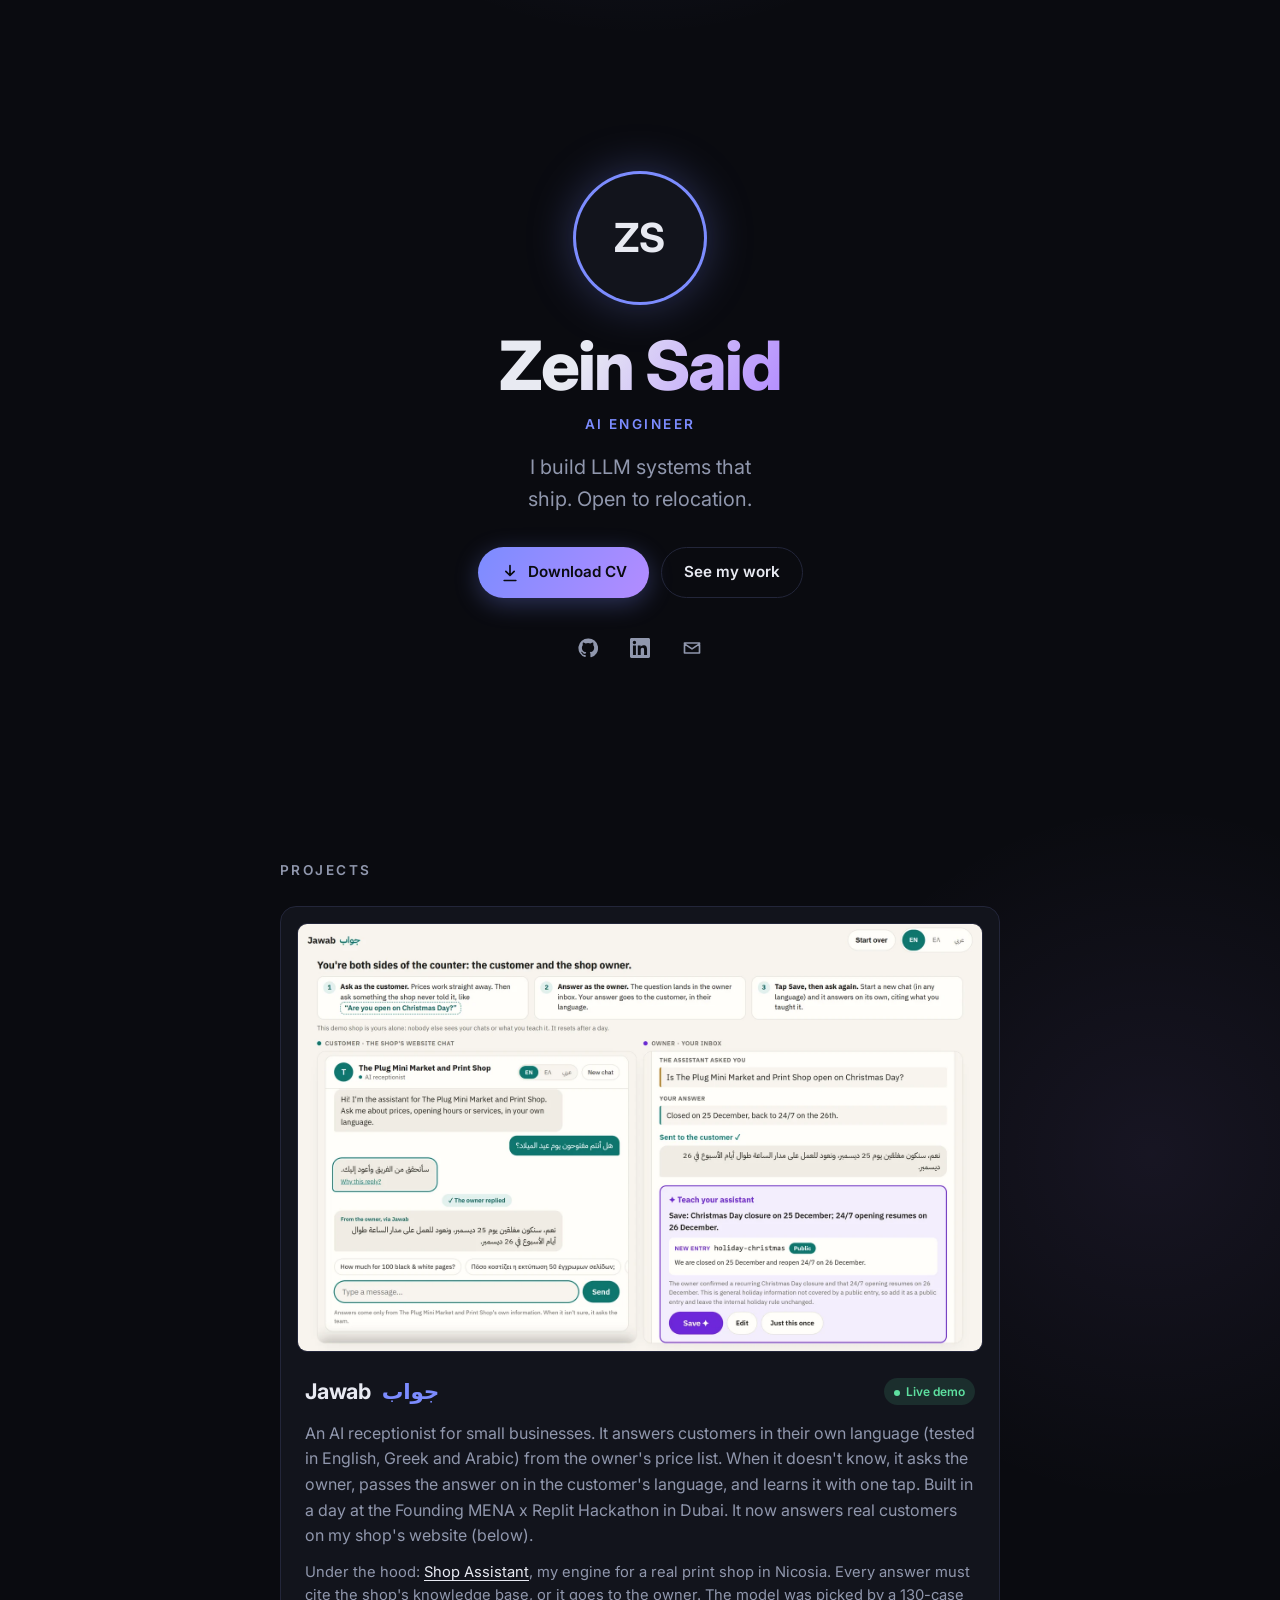
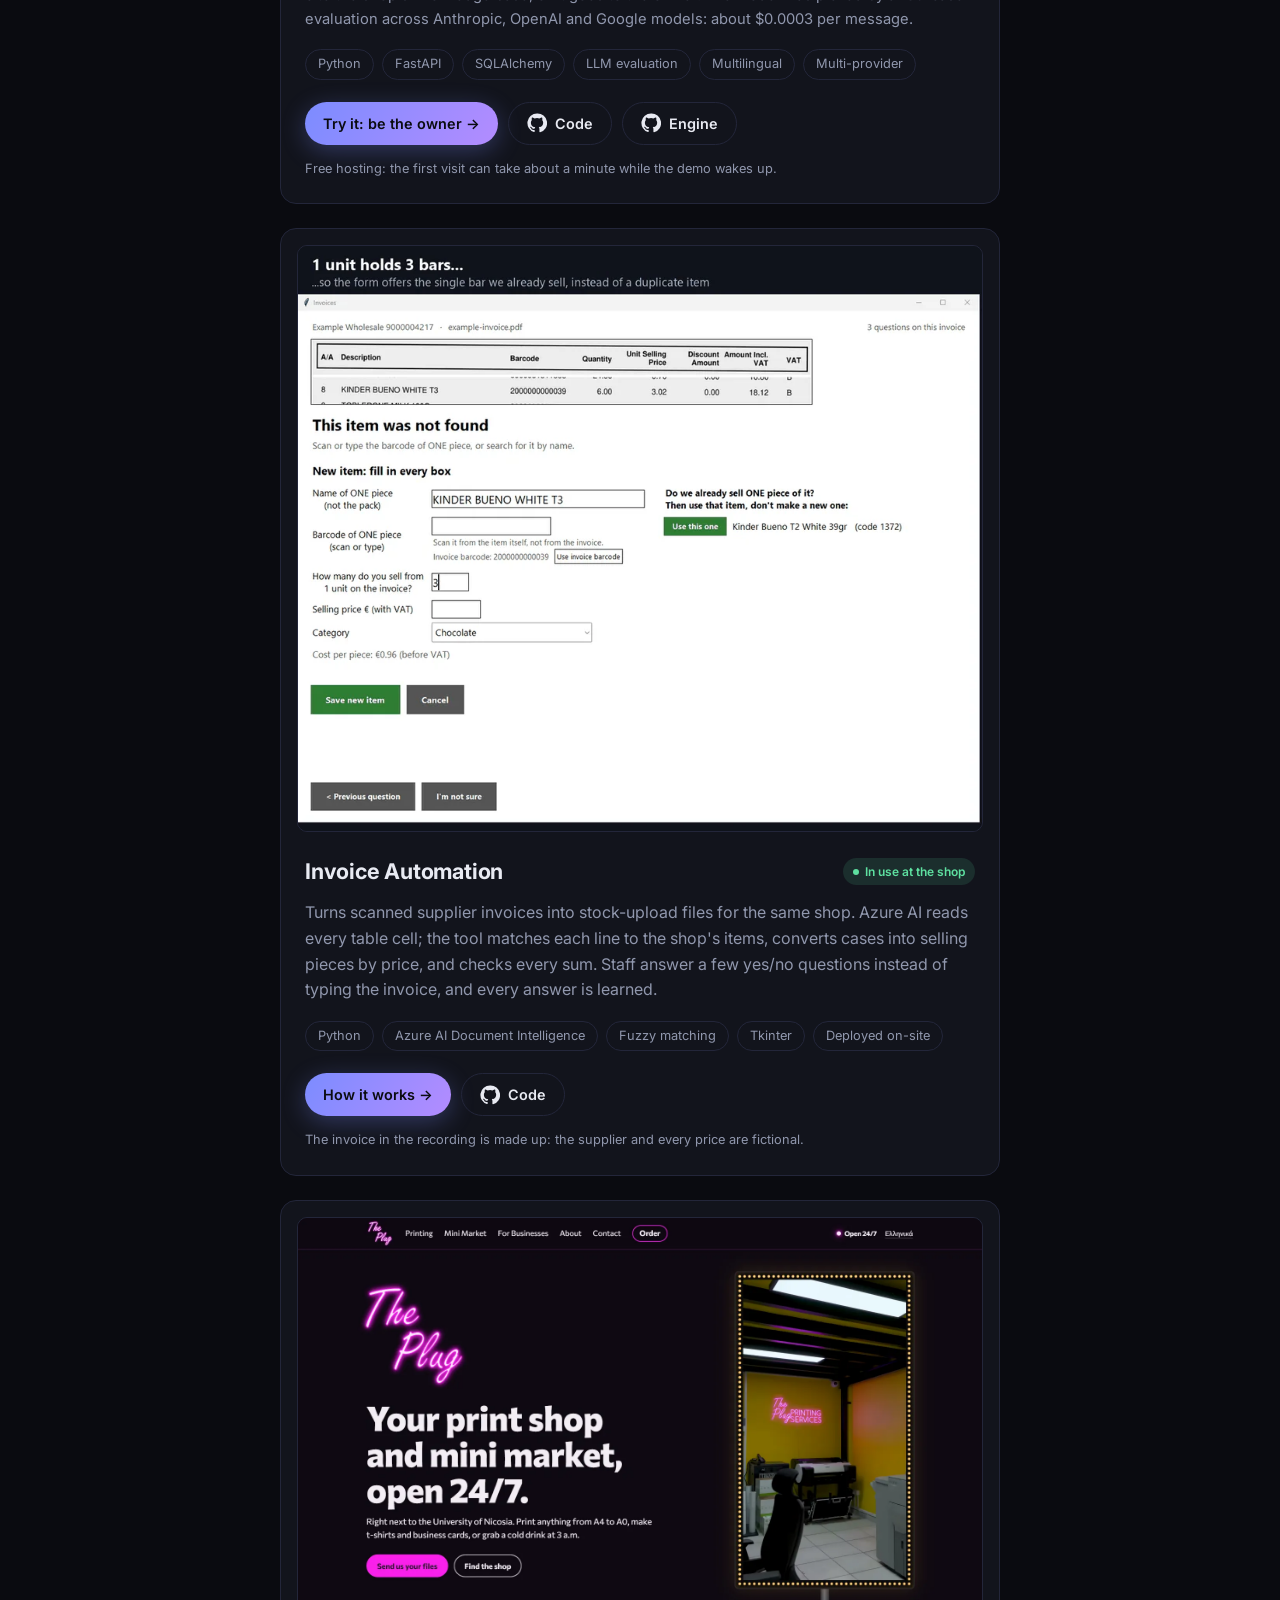
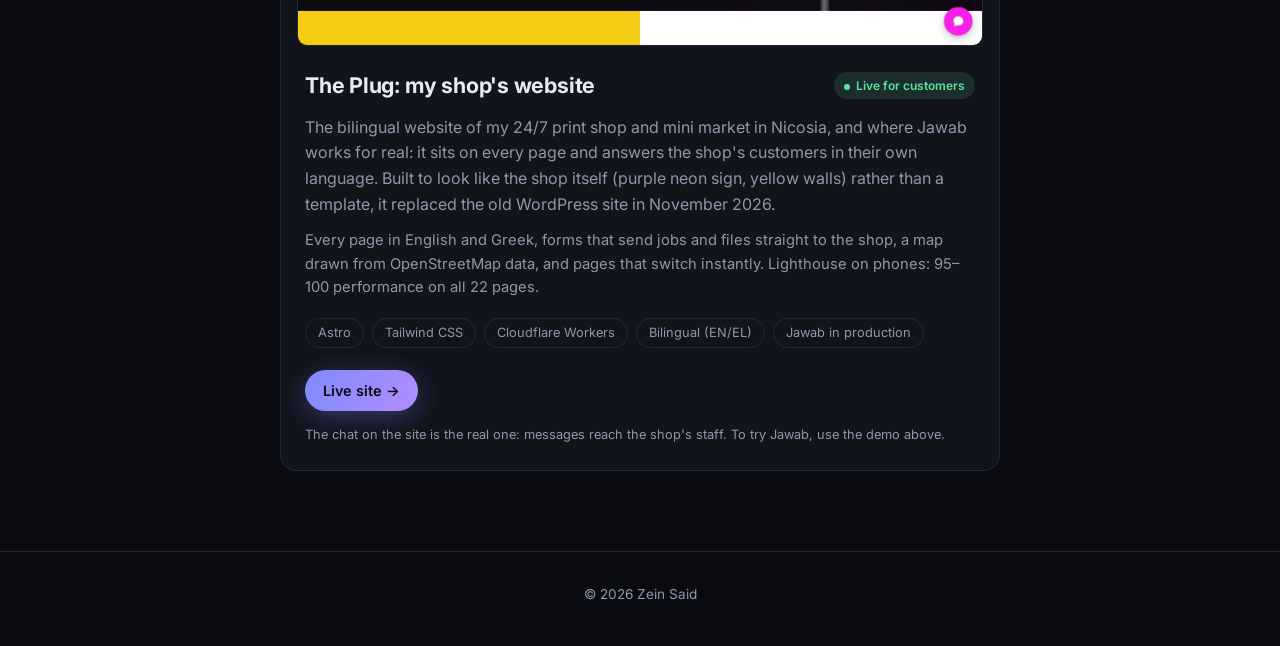
<file: index.html>
<!doctype html>
<html lang="en">
<head>
  <meta charset="utf-8">
  <meta name="viewport" content="width=device-width, initial-scale=1">
  <title>Zein Said · AI Engineer</title>
  <meta name="description" content="Zein Said, AI Engineer. I build LLM systems that ship: multi-agent assistants, evaluation-driven model choice, live demos. Download my CV or try my AI receptionist demo.">
  <link rel="canonical" href="https://zeinsaid.github.io/">
  <meta name="theme-color" content="#0a0b10">

  <!-- Link previews (LinkedIn, WhatsApp, Slack, X): title, text and image shown when the URL is shared -->
  <meta property="og:type" content="website">
  <meta property="og:url" content="https://zeinsaid.github.io/">
  <meta property="og:title" content="Zein Said · AI Engineer">
  <meta property="og:description" content="I build LLM systems that ship. Download my CV or try my AI receptionist demo.">
  <meta property="og:image" content="https://zeinsaid.github.io/images/og.jpg">
  <meta property="og:image:width" content="1200">
  <meta property="og:image:height" content="630">
  <meta property="og:image:alt" content="Zein Said, AI Engineer. I build LLM systems that ship.">
  <meta name="twitter:card" content="summary_large_image">

  <!-- Tab icon, and the icon used when saved to a phone's home screen -->
  <link rel="icon" href="favicon.svg" type="image/svg+xml">
  <link rel="apple-touch-icon" href="apple-touch-icon.png">

  <!-- Inter font from Google Fonts -->
  <link rel="preconnect" href="https://fonts.googleapis.com">
  <link rel="preconnect" href="https://fonts.gstatic.com" crossorigin>
  <link href="https://fonts.googleapis.com/css2?family=Inter:wght@400;500;600;700;800&display=swap" rel="stylesheet">

  <link rel="stylesheet" href="style.css">
</head>
<body>
  <main class="container">

    <!-- ===== Hero: who I am ===== -->
    <header class="hero">
      <!-- Photo placeholder: swap the "ZS" div for <img src="photo.jpg" alt="Zein Said"> later -->
      <div class="avatar" aria-hidden="true">ZS</div>

      <h1 class="name">Zein Said</h1>
      <p class="role">AI Engineer</p>
      <p class="tagline">I build LLM systems that ship. Open to relocation.</p>

      <div class="actions">
        <a class="btn btn-primary" href="cv.pdf" download="Zein_Said_CV.pdf">
          <svg viewBox="0 0 24 24" aria-hidden="true"><path d="M12 3v12m0 0-5-5m5 5 5-5M5 21h14"/></svg>
          Download CV
        </a>
        <a class="btn btn-ghost" href="#projects">See my work</a>
      </div>

      <nav class="socials" aria-label="Links">
        <a href="https://github.com/zeinsaid" target="_blank" rel="noopener" aria-label="GitHub">
          <svg viewBox="0 0 24 24" aria-hidden="true"><path class="fill" d="M12 .5a11.5 11.5 0 0 0-3.64 22.41c.58.1.79-.25.79-.56v-2c-3.2.7-3.88-1.37-3.88-1.37-.53-1.33-1.28-1.69-1.28-1.69-1.04-.71.08-.7.08-.7 1.16.08 1.77 1.19 1.77 1.19 1.03 1.76 2.7 1.25 3.36.96.1-.75.4-1.25.73-1.54-2.56-.29-5.25-1.28-5.25-5.69 0-1.26.45-2.29 1.19-3.1-.12-.29-.52-1.46.11-3.05 0 0 .97-.31 3.17 1.18a11 11 0 0 1 5.77 0c2.2-1.49 3.17-1.18 3.17-1.18.63 1.59.23 2.76.11 3.05.74.81 1.19 1.84 1.19 3.1 0 4.42-2.7 5.4-5.27 5.68.41.36.78 1.06.78 2.14v3.17c0 .31.21.67.8.56A11.5 11.5 0 0 0 12 .5Z"/></svg>
        </a>
        <a href="https://www.linkedin.com/in/zeinsaid" target="_blank" rel="noopener" aria-label="LinkedIn">
          <svg viewBox="0 0 24 24" aria-hidden="true"><path class="fill" d="M20.45 20.45h-3.56v-5.57c0-1.33-.02-3.04-1.85-3.04-1.85 0-2.14 1.45-2.14 2.94v5.67H9.35V9h3.41v1.56h.05c.48-.9 1.64-1.85 3.37-1.85 3.6 0 4.27 2.37 4.27 5.46v6.28ZM5.34 7.43a2.06 2.06 0 1 1 0-4.13 2.06 2.06 0 0 1 0 4.13ZM7.12 20.45H3.56V9h3.56v11.45ZM22.22 0H1.77C.79 0 0 .77 0 1.73v20.54C0 23.23.79 24 1.77 24h20.45c.98 0 1.78-.77 1.78-1.73V1.73C24 .77 23.2 0 22.22 0Z"/></svg>
        </a>
        <!-- Email: the address is assembled by the script at the bottom, so it never appears in the page source -->
        <a href="#" class="js-email" aria-label="Email">
          <svg viewBox="0 0 24 24" aria-hidden="true"><path d="M3 6h18v12H3z M3 7l9 6 9-6"/></svg>
        </a>
      </nav>
    </header>

    <!-- ===== Projects ===== -->
    <section id="projects" class="section">
      <h2 class="section-title">Projects</h2>

      <article class="card">
        <a class="card-shot" href="https://jawab-fb4z.onrender.com/try" target="_blank" rel="noopener">
          <img src="images/jawab.webp" alt="Jawab's demo: a customer asks a question, the owner answers in the inbox beside the chat, and the bot learns the answer" loading="lazy" width="1600" height="1000">
        </a>
        <div class="card-head">
          <h3>Jawab <span class="h3-ar" lang="ar">جواب</span></h3>
          <span class="badge badge-live">Live demo</span>
        </div>
        <p>An AI receptionist for small businesses. It answers customers in their own language (tested in English, Greek and Arabic) from the owner's price list. When it doesn't know, it asks the owner, passes the answer on in the customer's language, and learns it with one tap. Built in a day at the Founding MENA x Replit Hackathon in Dubai. It now answers real customers on my shop's website (below).</p>
        <p class="engine">Under the hood: <a href="https://github.com/zeinsaid/Shop-Assistant" target="_blank" rel="noopener">Shop Assistant</a>, my engine for a real print shop in Nicosia. Every answer must cite the shop's knowledge base, or it goes to the owner. The model was picked by a 130-case evaluation across Anthropic, OpenAI and Google models: about $0.0003 per message.</p>
        <ul class="tags">
          <li>Python</li><li>FastAPI</li><li>SQLAlchemy</li><li>LLM evaluation</li><li>Multilingual</li><li>Multi-provider</li>
        </ul>
        <div class="card-actions">
          <a class="btn btn-primary btn-sm" href="https://jawab-fb4z.onrender.com/try" target="_blank" rel="noopener">Try it: be the owner →</a>
          <a class="btn btn-ghost btn-sm" href="https://github.com/zeinsaid/Jawab" target="_blank" rel="noopener">
            <svg viewBox="0 0 24 24" aria-hidden="true"><path class="fill" d="M12 .5a11.5 11.5 0 0 0-3.64 22.41c.58.1.79-.25.79-.56v-2c-3.2.7-3.88-1.37-3.88-1.37-.53-1.33-1.28-1.69-1.28-1.69-1.04-.71.08-.7.08-.7 1.16.08 1.77 1.19 1.77 1.19 1.03 1.76 2.7 1.25 3.36.96.1-.75.4-1.25.73-1.54-2.56-.29-5.25-1.28-5.25-5.69 0-1.26.45-2.29 1.19-3.1-.12-.29-.52-1.46.11-3.05 0 0 .97-.31 3.17 1.18a11 11 0 0 1 5.77 0c2.2-1.49 3.17-1.18 3.17-1.18.63 1.59.23 2.76.11 3.05.74.81 1.19 1.84 1.19 3.1 0 4.42-2.7 5.4-5.27 5.68.41.36.78 1.06.78 2.14v3.17c0 .31.21.67.8.56A11.5 11.5 0 0 0 12 .5Z"/></svg>
            Code
          </a>
          <a class="btn btn-ghost btn-sm" href="https://github.com/zeinsaid/Shop-Assistant" target="_blank" rel="noopener">
            <svg viewBox="0 0 24 24" aria-hidden="true"><path class="fill" d="M12 .5a11.5 11.5 0 0 0-3.64 22.41c.58.1.79-.25.79-.56v-2c-3.2.7-3.88-1.37-3.88-1.37-.53-1.33-1.28-1.69-1.28-1.69-1.04-.71.08-.7.08-.7 1.16.08 1.77 1.19 1.77 1.19 1.03 1.76 2.7 1.25 3.36.96.1-.75.4-1.25.73-1.54-2.56-.29-5.25-1.28-5.25-5.69 0-1.26.45-2.29 1.19-3.1-.12-.29-.52-1.46.11-3.05 0 0 .97-.31 3.17 1.18a11 11 0 0 1 5.77 0c2.2-1.49 3.17-1.18 3.17-1.18.63 1.59.23 2.76.11 3.05.74.81 1.19 1.84 1.19 3.1 0 4.42-2.7 5.4-5.27 5.68.41.36.78 1.06.78 2.14v3.17c0 .31.21.67.8.56A11.5 11.5 0 0 0 12 .5Z"/></svg>
            Engine
          </a>
        </div>
        <p class="note">Free hosting: the first visit can take about a minute while the demo wakes up.</p>
      </article>

      <article class="card">
        <!-- A short muted recording of the review window; the poster shows until it loads -->
        <a class="card-shot" href="https://github.com/zeinsaid/Invoice-Automation#readme" target="_blank" rel="noopener">
          <video src="images/invoice-automation.mp4" poster="images/invoice-automation.webp" autoplay muted loop playsinline preload="metadata" width="1104" height="944" aria-label="Recording: the review window working through a made-up supplier invoice"></video>
        </a>
        <div class="card-head">
          <h3>Invoice Automation</h3>
          <span class="badge badge-live">In use at the shop</span>
        </div>
        <p>Turns scanned supplier invoices into stock-upload files for the same shop. Azure AI reads every table cell; the tool matches each line to the shop's items, converts cases into selling pieces by price, and checks every sum. Staff answer a few yes/no questions instead of typing the invoice, and every answer is learned.</p>
        <ul class="tags">
          <li>Python</li><li>Azure AI Document Intelligence</li><li>Fuzzy matching</li><li>Tkinter</li><li>Deployed on-site</li>
        </ul>
        <div class="card-actions">
          <a class="btn btn-primary btn-sm" href="https://github.com/zeinsaid/Invoice-Automation#readme" target="_blank" rel="noopener">How it works →</a>
          <a class="btn btn-ghost btn-sm" href="https://github.com/zeinsaid/Invoice-Automation" target="_blank" rel="noopener">
            <svg viewBox="0 0 24 24" aria-hidden="true"><path class="fill" d="M12 .5a11.5 11.5 0 0 0-3.64 22.41c.58.1.79-.25.79-.56v-2c-3.2.7-3.88-1.37-3.88-1.37-.53-1.33-1.28-1.69-1.28-1.69-1.04-.71.08-.7.08-.7 1.16.08 1.77 1.19 1.77 1.19 1.03 1.76 2.7 1.25 3.36.96.1-.75.4-1.25.73-1.54-2.56-.29-5.25-1.28-5.25-5.69 0-1.26.45-2.29 1.19-3.1-.12-.29-.52-1.46.11-3.05 0 0 .97-.31 3.17 1.18a11 11 0 0 1 5.77 0c2.2-1.49 3.17-1.18 3.17-1.18.63 1.59.23 2.76.11 3.05.74.81 1.19 1.84 1.19 3.1 0 4.42-2.7 5.4-5.27 5.68.41.36.78 1.06.78 2.14v3.17c0 .31.21.67.8.56A11.5 11.5 0 0 0 12 .5Z"/></svg>
            Code
          </a>
        </div>
        <p class="note">The invoice in the recording is made up: the supplier and every price are fictional.</p>
      </article>

      <article class="card">
        <a class="card-shot" href="https://theplug.cy" target="_blank" rel="noopener">
          <img src="images/the-plug.webp" alt="The Plug's home page: the neon sign logo, &quot;Your print shop and mini market, open 24/7&quot;, a video of the shop's print area, and Jawab's chat bubble in the corner" loading="lazy" width="1600" height="1000">
        </a>
        <div class="card-head">
          <h3>The Plug: my shop's website</h3>
          <span class="badge badge-live">Live for customers</span>
        </div>
        <p>The bilingual website of my 24/7 print shop and mini market in Nicosia, and where Jawab works for real: it sits on every page and answers the shop's customers in their own language. Built to look like the shop itself (purple neon sign, yellow walls) rather than a template, it replaced the old WordPress site in November 2026.</p>
        <p class="engine">Every page in English and Greek, forms that send jobs and files straight to the shop, a map drawn from OpenStreetMap data, and pages that switch instantly. Lighthouse on phones: 95–100 performance on all 22 pages.</p>
        <ul class="tags">
          <li>Astro</li><li>Tailwind CSS</li><li>Cloudflare Workers</li><li>Bilingual (EN/EL)</li><li>Jawab in production</li>
        </ul>
        <div class="card-actions">
          <a class="btn btn-primary btn-sm" href="https://theplug.cy" target="_blank" rel="noopener">Live site →</a>
        </div>
        <p class="note">The chat on the site is the real one: messages reach the shop's staff. To try Jawab, use the demo above.</p>
      </article>
    </section>

  </main>

  <footer class="footer">
    <p>© <span id="year">2026</span> Zein Said</p>
  </footer>

  <script>
    // Footer year stays current
    document.getElementById('year').textContent = new Date().getFullYear();

    // Email obfuscation: bots reading the HTML never see a full address.
    const user = 'Zein_Said', domain = 'outlook.com';
    document.querySelectorAll('.js-email').forEach(function (a) {
      a.href = 'mailto:' + user + '@' + domain;
    });
    // Wake the Jawab demo (free hosting sleeps when idle), so it's ready if the visitor clicks Try it.
    fetch('https://jawab-fb4z.onrender.com/health', { mode: 'no-cors' }).catch(function () {});
  </script>
</body>
</html>
</file>
<file: style.css>
/* ============================================
   Design tokens: change the whole look here
   ============================================ */
:root {
  --bg: #0a0b10;            /* page background, near black */
  --surface: #12141c;       /* cards */
  --border: #23263a;        /* thin lines around cards */
  --text: #e8eaf2;          /* main text */
  --muted: #9097ad;         /* secondary text */
  --accent: #7c8cff;        /* electric blue-violet */
  --accent-2: #b38cff;      /* second stop for gradients */
  --radius: 16px;
  --font: 'Inter', system-ui, -apple-system, 'Segoe UI', sans-serif;
}

/* ============================================
   Base
   ============================================ */
*, *::before, *::after { box-sizing: border-box; }

html { scroll-behavior: smooth; }

body {
  margin: 0;
  font-family: var(--font);
  color: var(--text);
  background: var(--bg);
  /* soft glow behind the hero */
  background-image:
    radial-gradient(600px circle at 50% -10%, rgba(124, 140, 255, 0.18), transparent 70%),
    radial-gradient(500px circle at 90% 30%, rgba(179, 140, 255, 0.08), transparent 70%);
  background-repeat: no-repeat;
  line-height: 1.6;
  -webkit-font-smoothing: antialiased;
}

a { color: inherit; text-decoration: none; }

/* Phone first: 20px side padding; caps width on big screens */
.container {
  max-width: 760px;
  margin: 0 auto;
  padding: 0 20px;
}

/* ============================================
   Hero
   ============================================ */
.hero {
  min-height: 92vh;           /* fills the first screen */
  display: flex;
  flex-direction: column;
  align-items: center;
  justify-content: center;
  text-align: center;
  padding: 64px 0 48px;
}

.avatar {
  width: 128px;
  height: 128px;
  border-radius: 50%;
  display: grid;
  place-items: center;
  font-size: 2.5rem;
  font-weight: 700;
  letter-spacing: 0.02em;
  color: var(--text);
  background: var(--surface);
  /* accent ring plus a soft glow */
  box-shadow: 0 0 0 3px var(--accent), 0 0 48px rgba(124, 140, 255, 0.35);
  margin-bottom: 28px;
  object-fit: cover;          /* for when it becomes an <img> */
}

.name {
  margin: 0;
  font-size: clamp(2.5rem, 9vw, 4.25rem);   /* grows with screen width */
  font-weight: 800;
  letter-spacing: -0.03em;
  line-height: 1.05;
  background: linear-gradient(120deg, var(--text) 30%, var(--accent-2));
  -webkit-background-clip: text;
  background-clip: text;
  color: transparent;
}

.role {
  margin: 12px 0 0;
  font-size: 0.85rem;
  font-weight: 600;
  letter-spacing: 0.18em;
  text-transform: uppercase;
  color: var(--accent);
}

.tagline {
  margin: 16px 0 0;
  max-width: 34ch;
  text-wrap: balance;         /* evens out line lengths when it wraps */
  font-size: clamp(1.05rem, 3.5vw, 1.25rem);
  color: var(--muted);
}

.actions {
  display: flex;
  flex-wrap: wrap;            /* buttons stack on narrow phones */
  justify-content: center;
  gap: 12px;
  margin-top: 32px;
}

.socials {
  display: flex;
  gap: 8px;
  margin-top: 28px;
}

.socials a {
  width: 44px;                /* 44px = comfortable tap target on phones */
  height: 44px;
  display: grid;
  place-items: center;
  border-radius: 50%;
  color: var(--muted);
  transition: color 0.2s, background 0.2s;
}

.socials a:hover { color: var(--text); background: var(--surface); }

/* ============================================
   Icons (inline SVG)
   ============================================ */
svg {
  width: 20px;
  height: 20px;
  fill: none;
  stroke: currentColor;
  stroke-width: 2;
  stroke-linecap: round;
  stroke-linejoin: round;
}
svg .fill { fill: currentColor; stroke: none; }

/* ============================================
   Buttons
   ============================================ */
.btn {
  display: inline-flex;
  align-items: center;
  gap: 8px;
  padding: 12px 22px;
  border-radius: 999px;
  font-weight: 600;
  font-size: 0.95rem;
  transition: transform 0.15s, box-shadow 0.2s, background 0.2s, border-color 0.2s;
}
.btn:hover { transform: translateY(-2px); }

.btn-primary {
  color: #0a0b10;
  background: linear-gradient(120deg, var(--accent), var(--accent-2));
  box-shadow: 0 6px 24px rgba(124, 140, 255, 0.3);
}
.btn-primary:hover { box-shadow: 0 8px 32px rgba(124, 140, 255, 0.45); }

.btn-ghost {
  color: var(--text);
  border: 1px solid var(--border);
}
.btn-ghost:hover { border-color: var(--accent); }

.btn-sm { padding: 9px 18px; font-size: 0.9rem; }

/* Visible focus ring for keyboard users */
a:focus-visible {
  outline: 2px solid var(--accent);
  outline-offset: 3px;
}

/* ============================================
   Sections and cards
   ============================================ */
.section { padding: 32px 0 80px; }

.section-title {
  margin: 0 0 24px;
  font-size: 0.85rem;
  font-weight: 600;
  letter-spacing: 0.18em;
  text-transform: uppercase;
  color: var(--muted);
}

.card {
  background: var(--surface);
  border: 1px solid var(--border);
  border-radius: var(--radius);
  padding: 24px;
  transition: border-color 0.2s, transform 0.2s;
}
.card:hover { border-color: rgba(124, 140, 255, 0.5); transform: translateY(-2px); }

.card-head {
  display: flex;
  align-items: center;
  justify-content: space-between;
  flex-wrap: wrap;            /* on narrow screens the badge drops under a long title instead of squeezing it */
  gap: 8px 12px;
}
.card h3 { margin: 0; font-size: 1.35rem; letter-spacing: -0.01em; }
.card p { margin: 12px 0 0; color: var(--muted); }

.badge {
  flex-shrink: 0;
  font-size: 0.75rem;
  font-weight: 600;
  padding: 4px 10px;
  border-radius: 999px;
  color: var(--accent);
  background: rgba(124, 140, 255, 0.12);
}

.tags {
  list-style: none;
  display: flex;
  flex-wrap: wrap;
  gap: 8px;
  margin: 18px 0 0;
  padding: 0;
}
.tags li {
  font-size: 0.8rem;
  padding: 4px 12px;
  border-radius: 999px;
  border: 1px solid var(--border);
  color: var(--muted);
}

.card-actions {
  display: flex;
  flex-wrap: wrap;
  gap: 10px;
  margin-top: 22px;
}

/* Screenshot at the top of a card */
.card-shot {
  display: block;
  margin: -8px -8px 22px;     /* sits slightly wider than the text */
  border-radius: 10px;
  overflow: hidden;
  border: 1px solid var(--border);
}
.card-shot img {
  display: block;
  width: 100%;
  height: auto;
  transition: transform 0.4s;
}
.card-shot:hover img { transform: scale(1.02); }

/* Green dot for "Live demo" */
.badge-live { color: #5ee0a0; background: rgba(94, 224, 160, 0.12); }
.badge-live::before {
  content: "";
  display: inline-block;
  width: 6px;
  height: 6px;
  margin-right: 6px;
  border-radius: 50%;
  background: currentColor;
  vertical-align: middle;
}

.card .note { margin-top: 14px; font-size: 0.8rem; }
.card .h3-ar { margin-left: 6px; font-weight: 600; color: var(--accent); }
.card .engine { font-size: 0.92rem; }
.card .engine a { color: var(--text); text-decoration: underline; text-underline-offset: 3px; }

/* ============================================
   Footer
   ============================================ */
.footer {
  text-align: center;
  padding: 32px 20px 40px;
  font-size: 0.85rem;
  color: var(--muted);
  border-top: 1px solid var(--border);
}
.footer p { margin: 0; }

/* ============================================
   Fade-in on load (skipped if the visitor prefers less motion)
   ============================================ */
@media (prefers-reduced-motion: no-preference) {
  .hero > *, .section {
    animation: rise 0.7s ease-out both;
  }
  .hero > *:nth-child(2) { animation-delay: 0.08s; }
  .hero > *:nth-child(3) { animation-delay: 0.16s; }
  .hero > *:nth-child(4) { animation-delay: 0.24s; }
  .hero > *:nth-child(5) { animation-delay: 0.32s; }
  .hero > *:nth-child(6) { animation-delay: 0.40s; }
  .section { animation-delay: 0.5s; }
}

@keyframes rise {
  from { opacity: 0; transform: translateY(12px); }
  to   { opacity: 1; transform: none; }
}

/* Cards stacked in the projects list */
.card + .card { margin-top: 24px; }

/* A short muted recording at the top of a card (Invoice Automation) */
.card-shot video {
  display: block;
  width: 100%;
  height: auto;
}
</file>
